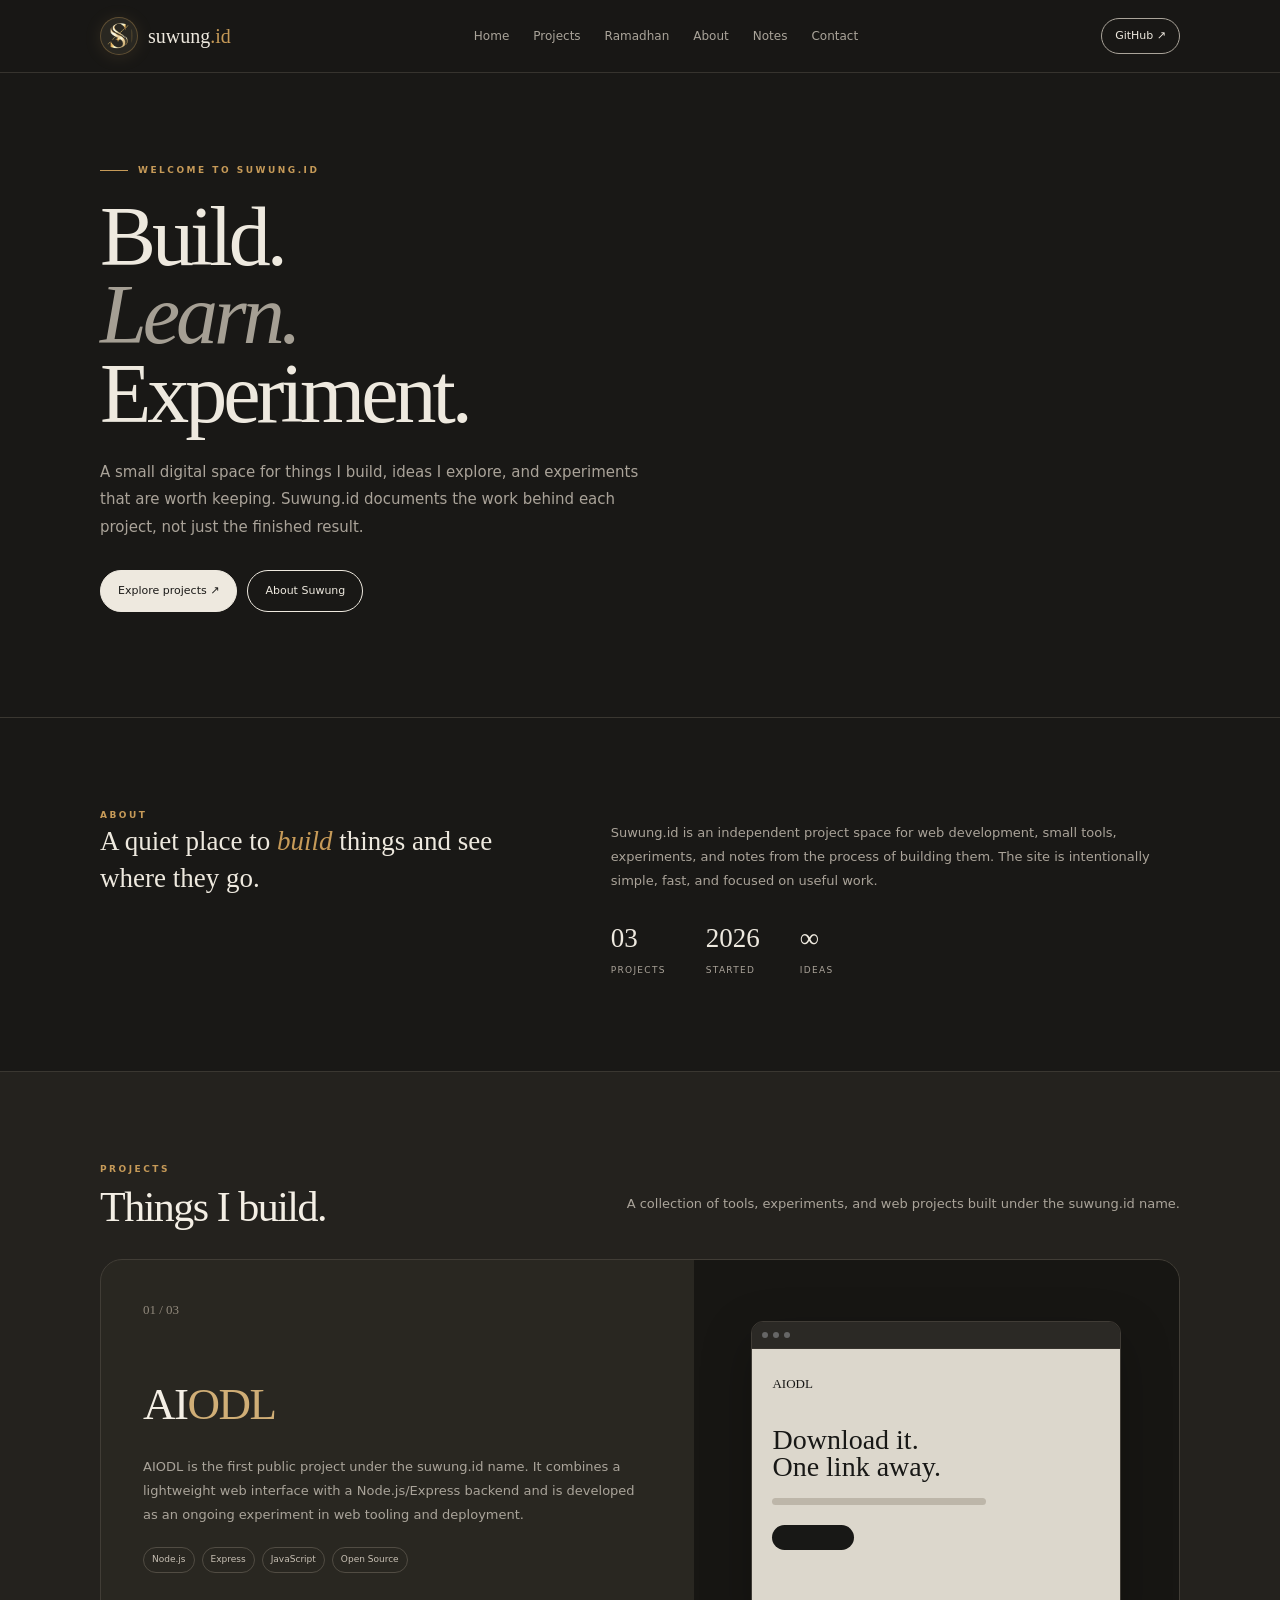
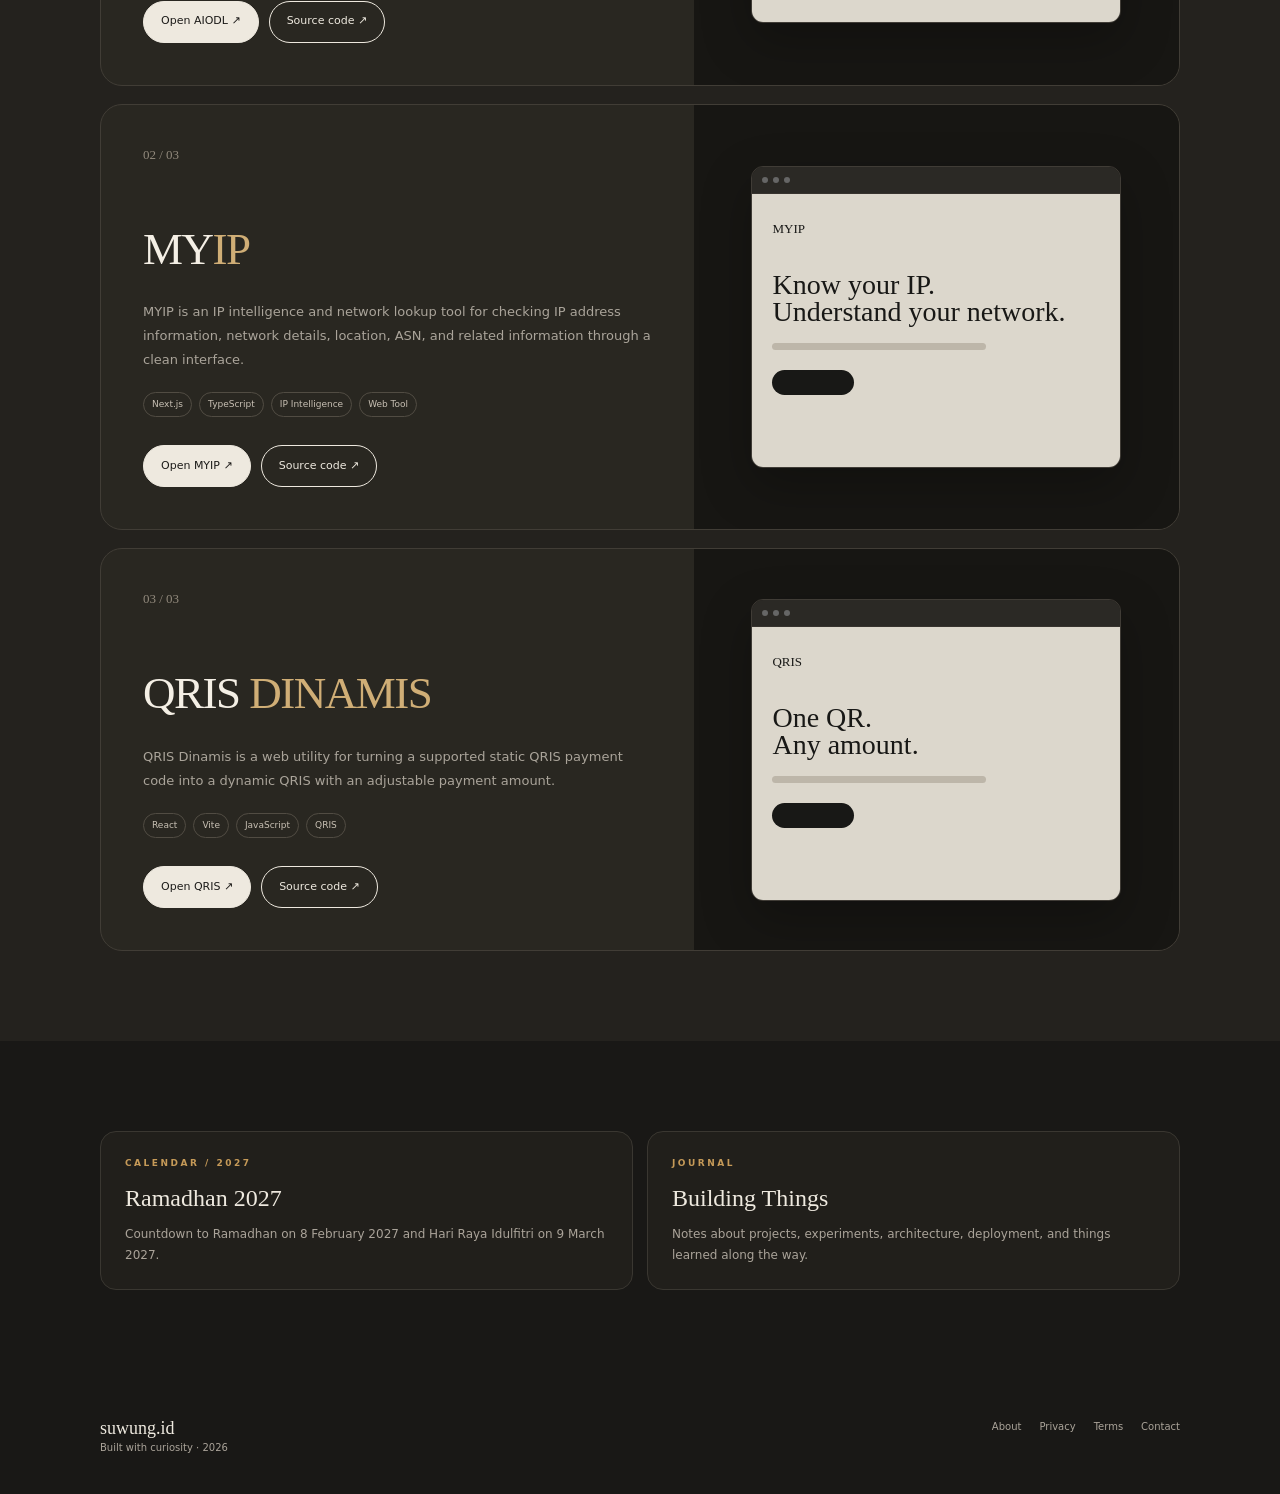
<file: index.html>
<!doctype html>
<html lang="id">
<head>
<meta charset="utf-8">
<meta name="viewport" content="width=device-width,initial-scale=1">
<meta name="description" content="Suwung.id is an independent project space for web development, experiments, and useful tools.">
<meta name="robots" content="index,follow">
<meta name="google-adsense-account" content="ca-pub-9232296321250001">
<meta name="theme-color" content="#191816">
  <script async src="https://pagead2.googlesyndication.com/pagead/js/adsbygoogle.js?client=ca-pub-9232296321250001"
     crossorigin="anonymous"></script>
<title>Digital Space — suwung.id</title>
<link rel="icon" type="image/png" href="assets/s-mark.png">
<link rel="stylesheet" href="assets/style.css">
</head>
<body>
<nav class="nav"><div class="wrap nav-in">
<a class="brand" href="index.html"><img src="assets/s-mark.png" alt="suwung.id"><span class="brand-name">suwung<span>.id</span></span></a>
<div class="links"><a href="index.html">Home</a><a href="index.html#project">Projects</a><a href="ramadhan-2027.html">Ramadhan</a><a href="about.html">About</a><a href="notes.html">Notes</a><a href="contact.html">Contact</a></div>
<a class="nav-btn" href="https://github.com/suwungdev" target="_blank" rel="noopener noreferrer">GitHub ↗</a>
</div></nav>
<main>
<header class="wrap hero">
<div>
<div class="eyebrow">Welcome to suwung.id</div>
<h1>Build.<br><em>Learn.</em><br>Experiment.</h1>
<p class="lead">A small digital space for things I build, ideas I explore, and experiments that are worth keeping. Suwung.id documents the work behind each project, not just the finished result.</p>
<div class="actions"><a class="btn dark" href="#project">Explore projects ↗</a><a class="btn light" href="about.html">About Suwung</a></div>
</div>

</header>

<section class="section border"><div class="wrap grid2">
<div><div class="kicker">About</div><p class="serif-lead">A quiet place to <em>build</em> things and see where they go.</p></div>
<div><p class="muted">Suwung.id is an independent project space for web development, small tools, experiments, and notes from the process of building them. The site is intentionally simple, fast, and focused on useful work.</p><div class="stats"><div><strong>03</strong><span>Projects</span></div><div><strong>2026</strong><span>Started</span></div><div><strong>∞</strong><span>Ideas</span></div></div></div>
</div></section>

<section id="project" class="section project"><div class="wrap">
<div class="project-top"><div><div class="kicker">Projects</div><h2>Things I build.</h2></div><p class="muted">A collection of tools, experiments, and web projects built under the suwung.id name.</p></div>

<article class="project-card">
<div class="project-info"><div class="number">01 / 03</div><h3 class="project-title">AI<span>ODL</span></h3>
<p class="muted">AIODL is the first public project under the suwung.id name. It combines a lightweight web interface with a Node.js/Express backend and is developed as an ongoing experiment in web tooling and deployment.</p>
<div class="tags"><span class="tag">Node.js</span><span class="tag">Express</span><span class="tag">JavaScript</span><span class="tag">Open Source</span></div>
<div class="actions"><a class="btn dark" href="https://aiodl.suwung.id/" target="_blank" rel="noopener noreferrer">Open AIODL ↗</a><a class="btn light" href="https://github.com/suwungdev/aiodl" target="_blank" rel="noopener noreferrer">Source code ↗</a></div></div>
<div class="preview"><div class="browser"><div class="browser-bar"><i class="dot"></i><i class="dot"></i><i class="dot"></i></div><div class="screen"><div class="screen-logo">AIODL</div><div class="screen-title">Download it.<br>One link away.</div><div class="screen-line"></div><div class="screen-btn"></div></div></div></div>
</article>

<article class="project-card">
<div class="project-info"><div class="number">02 / 03</div><h3 class="project-title">MY<span>IP</span></h3>
<p class="muted">MYIP is an IP intelligence and network lookup tool for checking IP address information, network details, location, ASN, and related information through a clean interface.</p>
<div class="tags"><span class="tag">Next.js</span><span class="tag">TypeScript</span><span class="tag">IP Intelligence</span><span class="tag">Web Tool</span></div>
<div class="actions"><a class="btn dark" href="https://myip.suwung.id/" target="_blank" rel="noopener noreferrer">Open MYIP ↗</a><a class="btn light" href="https://github.com/suwungdev/myip" target="_blank" rel="noopener noreferrer">Source code ↗</a></div></div>
<div class="preview"><div class="browser"><div class="browser-bar"><i class="dot"></i><i class="dot"></i><i class="dot"></i></div><div class="screen"><div class="screen-logo">MYIP</div><div class="screen-title">Know your IP.<br>Understand your network.</div><div class="screen-line"></div><div class="screen-btn"></div></div></div></div>
</article>

<article class="project-card">
<div class="project-info"><div class="number">03 / 03</div><h3 class="project-title">QRIS <span>DINAMIS</span></h3>
<p class="muted">QRIS Dinamis is a web utility for turning a supported static QRIS payment code into a dynamic QRIS with an adjustable payment amount.</p>
<div class="tags"><span class="tag">React</span><span class="tag">Vite</span><span class="tag">JavaScript</span><span class="tag">QRIS</span></div>
<div class="actions"><a class="btn dark" href="https://qris.suwung.id/" target="_blank" rel="noopener noreferrer">Open QRIS ↗</a><a class="btn light" href="https://github.com/suwungdev/qris-dinamis" target="_blank" rel="noopener noreferrer">Source code ↗</a></div></div>
<div class="preview"><div class="browser"><div class="browser-bar"><i class="dot"></i><i class="dot"></i><i class="dot"></i></div><div class="screen"><div class="screen-logo">QRIS</div><div class="screen-title">One QR.<br>Any amount.</div><div class="screen-line"></div><div class="screen-btn"></div></div></div></div>
</article>
</div></section>

<section class="section"><div class="wrap cards">
<a class="card" href="ramadhan-2027.html"><div class="kicker">Calendar / 2027</div><h3>Ramadhan 2027</h3><p>Countdown to Ramadhan on 8 February 2027 and Hari Raya Idulfitri on 9 March 2027.</p></a>
<a class="card" href="notes.html"><div class="kicker">Journal</div><h3>Building Things</h3><p>Notes about projects, experiments, architecture, deployment, and things learned along the way.</p></a>
</div></section>
</main>
<footer><div class="wrap foot"><div><div class="foot-brand">suwung.id</div><div>Built with curiosity · 2026</div></div><div class="foot-links"><a href="about.html">About</a><a href="privacy.html">Privacy</a><a href="terms.html">Terms</a><a href="contact.html">Contact</a></div></div></footer>
</body>
</html>
</file>
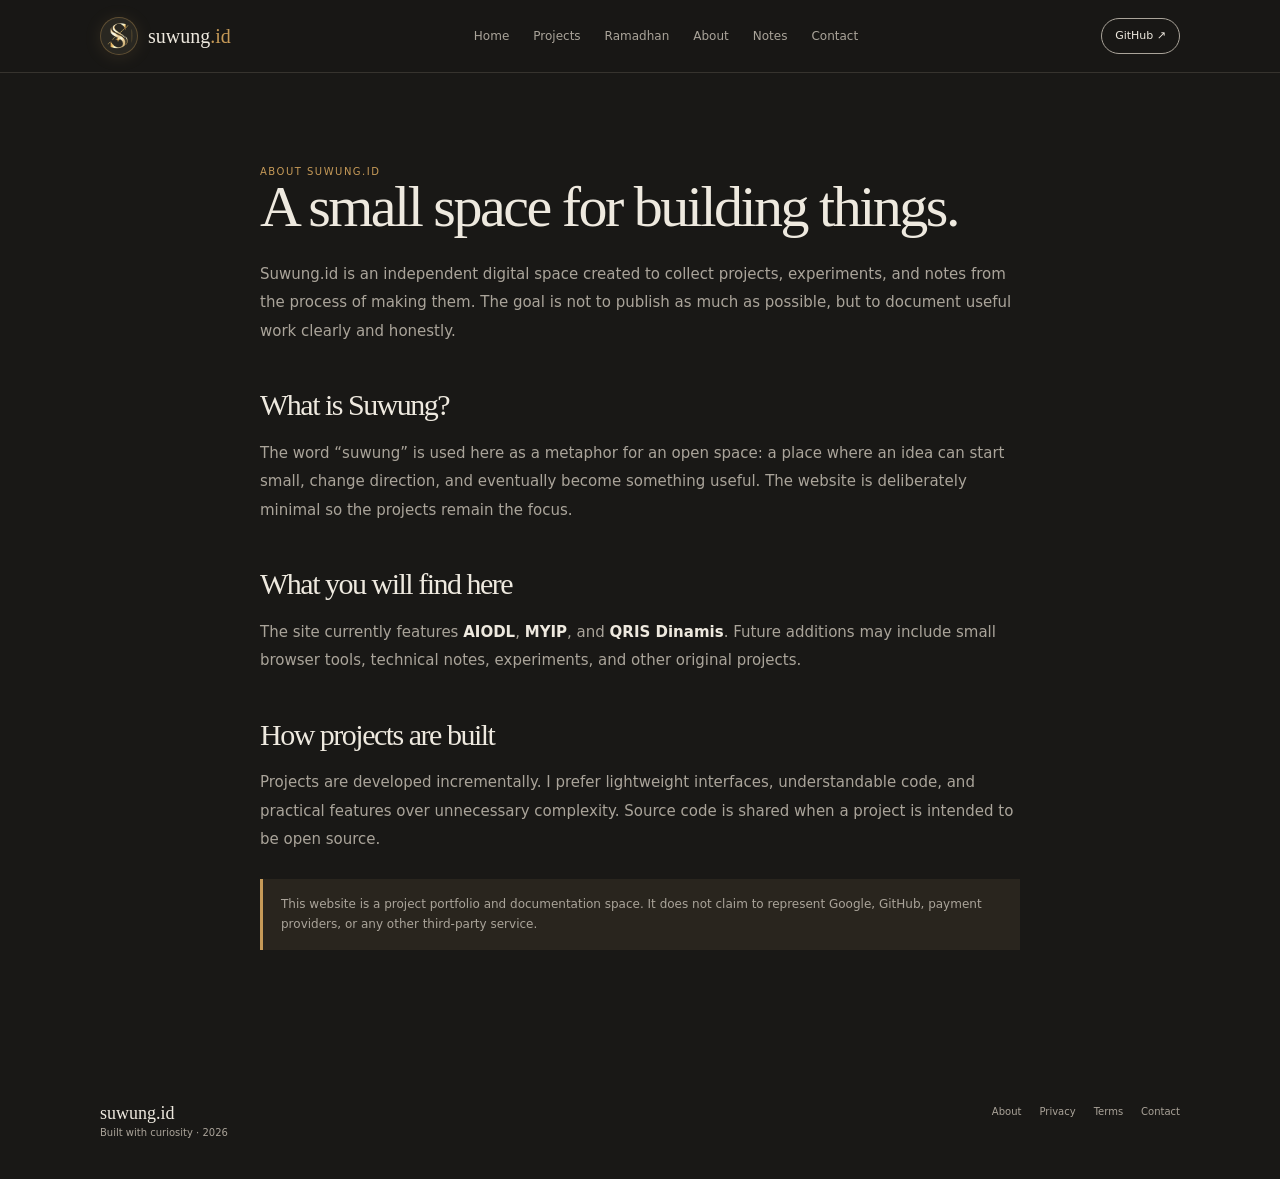
<file: about.html>
<!doctype html>
<html lang="id">
<head>
<meta charset="utf-8">
<meta name="viewport" content="width=device-width,initial-scale=1">
<meta name="description" content="About Suwung.id, an independent space for projects, experiments, and technical notes.">
<meta name="robots" content="index,follow">
<meta name="google-adsense-account" content="ca-pub-9232296321250001">
<meta name="theme-color" content="#191816">
<title>About — suwung.id</title>
<link rel="icon" type="image/png" href="assets/s-mark.png">
<link rel="stylesheet" href="assets/style.css">
</head>
<body>
<nav class="nav"><div class="wrap nav-in">
<a class="brand" href="index.html"><img src="assets/s-mark.png" alt="suwung.id"><span class="brand-name">suwung<span>.id</span></span></a>
<div class="links"><a href="index.html">Home</a><a href="index.html#project">Projects</a><a href="ramadhan-2027.html">Ramadhan</a><a href="about.html">About</a><a href="notes.html">Notes</a><a href="contact.html">Contact</a></div>
<a class="nav-btn" href="https://github.com/suwungdev" target="_blank" rel="noopener noreferrer">GitHub ↗</a>
</div></nav>
<main>
<section class="section"><div class="wrap article">
<div class="article-meta">About suwung.id</div>
<h1>A small space for building things.</h1>
<p>Suwung.id is an independent digital space created to collect projects, experiments, and notes from the process of making them. The goal is not to publish as much as possible, but to document useful work clearly and honestly.</p>
<h2>What is Suwung?</h2>
<p>The word “suwung” is used here as a metaphor for an open space: a place where an idea can start small, change direction, and eventually become something useful. The website is deliberately minimal so the projects remain the focus.</p>
<h2>What you will find here</h2>
<p>The site currently features <strong>AIODL</strong>, <strong>MYIP</strong>, and <strong>QRIS Dinamis</strong>. Future additions may include small browser tools, technical notes, experiments, and other original projects.</p>
<h2>How projects are built</h2>
<p>Projects are developed incrementally. I prefer lightweight interfaces, understandable code, and practical features over unnecessary complexity. Source code is shared when a project is intended to be open source.</p>
<div class="notice">This website is a project portfolio and documentation space. It does not claim to represent Google, GitHub, payment providers, or any other third-party service.</div>
</div></section>
</main>
<footer><div class="wrap foot"><div><div class="foot-brand">suwung.id</div><div>Built with curiosity · 2026</div></div><div class="foot-links"><a href="about.html">About</a><a href="privacy.html">Privacy</a><a href="terms.html">Terms</a><a href="contact.html">Contact</a></div></div></footer>
</body>
</html>
</file>
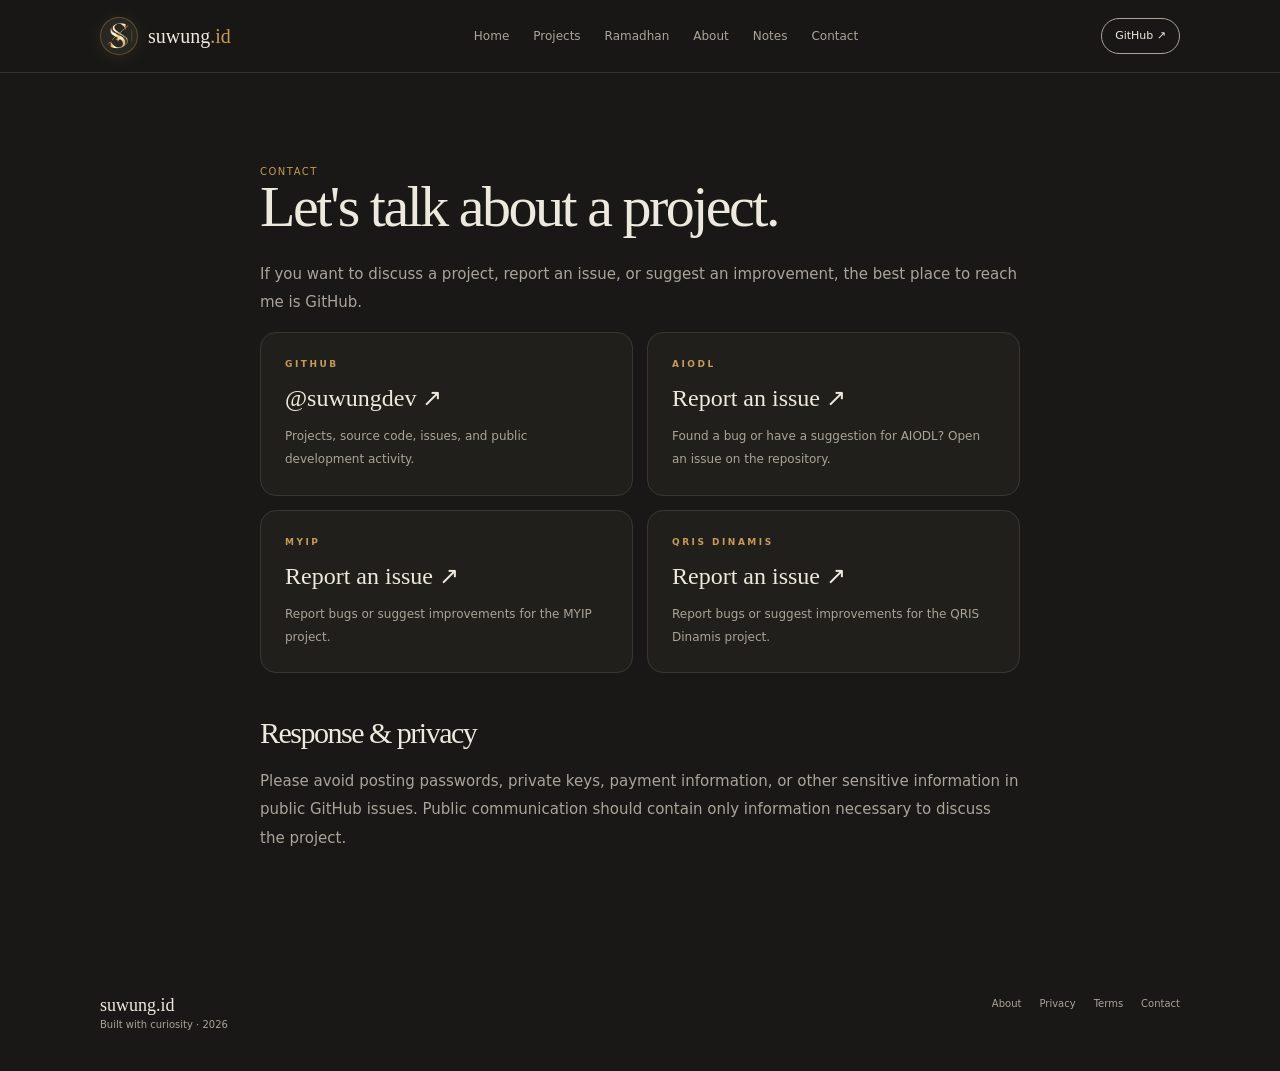
<file: contact.html>
<!doctype html>
<html lang="id">
<head>
<meta charset="utf-8">
<meta name="viewport" content="width=device-width,initial-scale=1">
<meta name="description" content="Contact suwung.id through the official GitHub profile or project repositories.">
<meta name="robots" content="index,follow">
<meta name="google-adsense-account" content="ca-pub-9232296321250001">
<meta name="theme-color" content="#191816">
<title>Contact — suwung.id</title>
<link rel="icon" type="image/png" href="assets/s-mark.png">
<link rel="stylesheet" href="assets/style.css">
</head>
<body>
<nav class="nav"><div class="wrap nav-in">
<a class="brand" href="index.html"><img src="assets/s-mark.png" alt="suwung.id"><span class="brand-name">suwung<span>.id</span></span></a>
<div class="links"><a href="index.html">Home</a><a href="index.html#project">Projects</a><a href="ramadhan-2027.html">Ramadhan</a><a href="about.html">About</a><a href="notes.html">Notes</a><a href="contact.html">Contact</a></div>
<a class="nav-btn" href="https://github.com/suwungdev" target="_blank" rel="noopener noreferrer">GitHub ↗</a>
</div></nav>
<main>
<section class="section"><div class="wrap article">
<div class="article-meta">Contact</div><h1>Let's talk about a project.</h1>
<p>If you want to discuss a project, report an issue, or suggest an improvement, the best place to reach me is GitHub.</p>
<div class="cards">
<a class="card" href="https://github.com/suwungdev" target="_blank" rel="noopener noreferrer"><div class="kicker">GitHub</div><h3>@suwungdev ↗</h3><p>Projects, source code, issues, and public development activity.</p></a>
<a class="card" href="https://github.com/suwungdev/aiodl/issues" target="_blank" rel="noopener noreferrer"><div class="kicker">AIODL</div><h3>Report an issue ↗</h3><p>Found a bug or have a suggestion for AIODL? Open an issue on the repository.</p></a>
<a class="card" href="https://github.com/suwungdev/myip/issues" target="_blank" rel="noopener noreferrer"><div class="kicker">MYIP</div><h3>Report an issue ↗</h3><p>Report bugs or suggest improvements for the MYIP project.</p></a>
<a class="card" href="https://github.com/suwungdev/qris-dinamis/issues" target="_blank" rel="noopener noreferrer"><div class="kicker">QRIS DINAMIS</div><h3>Report an issue ↗</h3><p>Report bugs or suggest improvements for the QRIS Dinamis project.</p></a>
</div>
<h2>Response & privacy</h2><p>Please avoid posting passwords, private keys, payment information, or other sensitive information in public GitHub issues. Public communication should contain only information necessary to discuss the project.</p>
</div></section>
</main>
<footer><div class="wrap foot"><div><div class="foot-brand">suwung.id</div><div>Built with curiosity · 2026</div></div><div class="foot-links"><a href="about.html">About</a><a href="privacy.html">Privacy</a><a href="terms.html">Terms</a><a href="contact.html">Contact</a></div></div></footer>
</body>
</html>
</file>
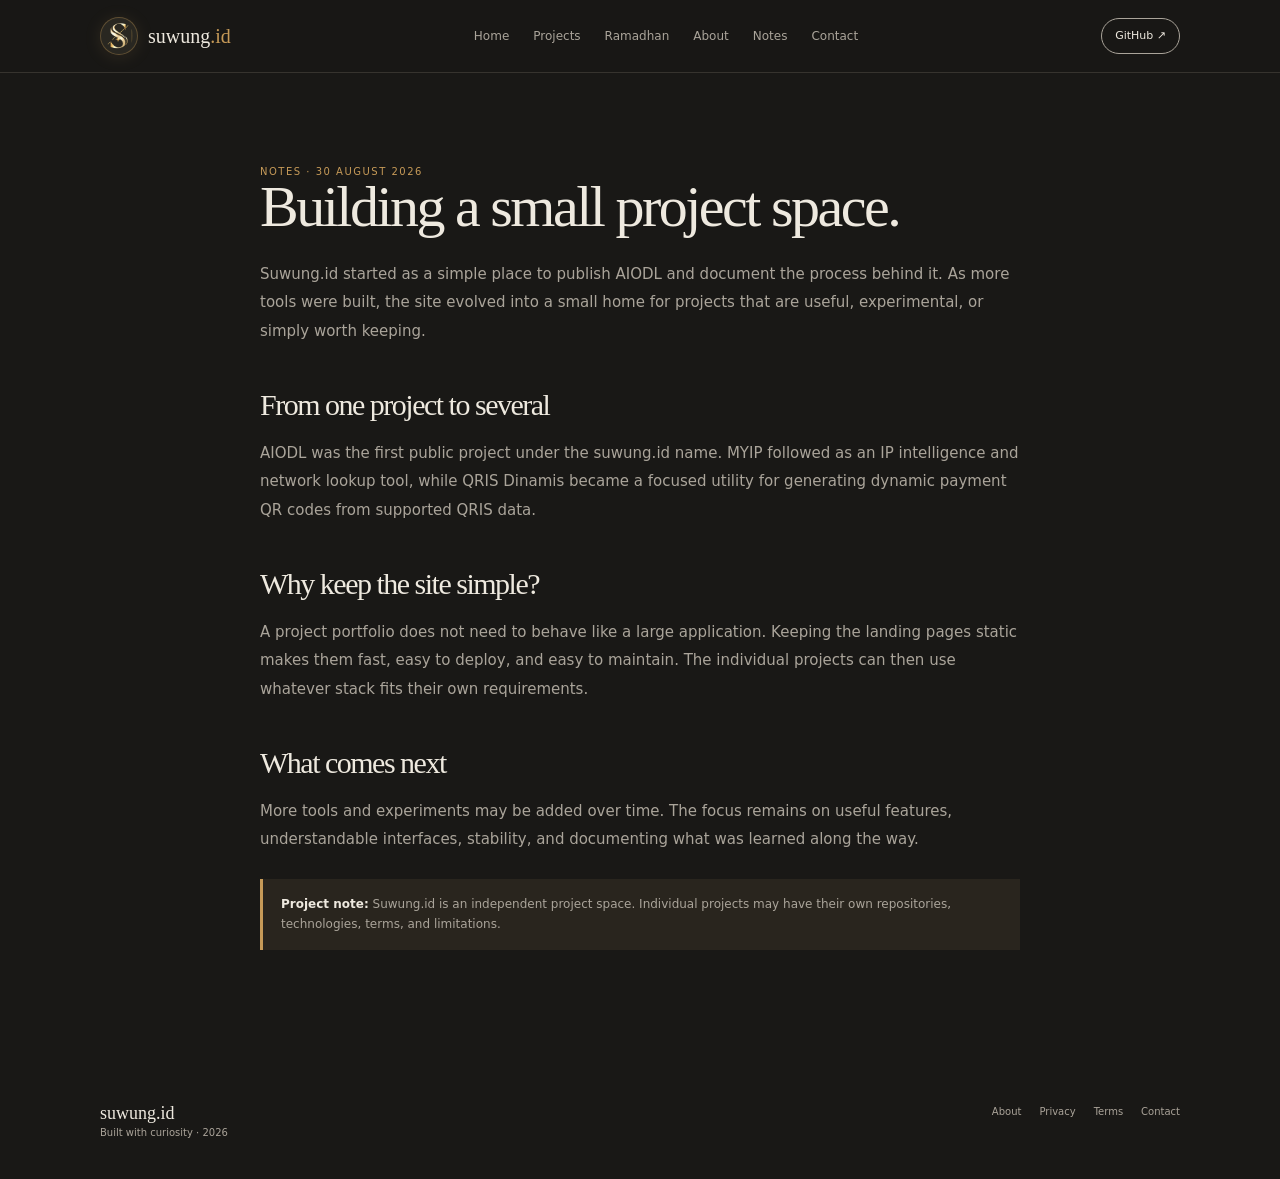
<file: notes.html>
<!doctype html>
<html lang="id">
<head>
<meta charset="utf-8">
<meta name="viewport" content="width=device-width,initial-scale=1">
<meta name="description" content="Development notes and project stories from suwung.id.">
<meta name="robots" content="index,follow">
<meta name="google-adsense-account" content="ca-pub-9232296321250001">
<meta name="theme-color" content="#191816">
<title>Notes — suwung.id</title>
<link rel="icon" type="image/png" href="assets/s-mark.png">
<link rel="stylesheet" href="assets/style.css">
</head>
<body>
<nav class="nav"><div class="wrap nav-in">
<a class="brand" href="index.html"><img src="assets/s-mark.png" alt="suwung.id"><span class="brand-name">suwung<span>.id</span></span></a>
<div class="links"><a href="index.html">Home</a><a href="index.html#project">Projects</a><a href="ramadhan-2027.html">Ramadhan</a><a href="about.html">About</a><a href="notes.html">Notes</a><a href="contact.html">Contact</a></div>
<a class="nav-btn" href="https://github.com/suwungdev" target="_blank" rel="noopener noreferrer">GitHub ↗</a>
</div></nav>
<main>
<section class="section"><div class="wrap article">
<div class="article-meta">Notes · 30 August 2026</div>
<h1>Building a small project space.</h1>
<p>Suwung.id started as a simple place to publish AIODL and document the process behind it. As more tools were built, the site evolved into a small home for projects that are useful, experimental, or simply worth keeping.</p>
<h2>From one project to several</h2>
<p>AIODL was the first public project under the suwung.id name. MYIP followed as an IP intelligence and network lookup tool, while QRIS Dinamis became a focused utility for generating dynamic payment QR codes from supported QRIS data.</p>
<h2>Why keep the site simple?</h2>
<p>A project portfolio does not need to behave like a large application. Keeping the landing pages static makes them fast, easy to deploy, and easy to maintain. The individual projects can then use whatever stack fits their own requirements.</p>
<h2>What comes next</h2>
<p>More tools and experiments may be added over time. The focus remains on useful features, understandable interfaces, stability, and documenting what was learned along the way.</p>
<div class="notice"><strong>Project note:</strong> Suwung.id is an independent project space. Individual projects may have their own repositories, technologies, terms, and limitations.</div>
</div></section>
</main>
<footer><div class="wrap foot"><div><div class="foot-brand">suwung.id</div><div>Built with curiosity · 2026</div></div><div class="foot-links"><a href="about.html">About</a><a href="privacy.html">Privacy</a><a href="terms.html">Terms</a><a href="contact.html">Contact</a></div></div></footer>
</body>
</html>
</file>
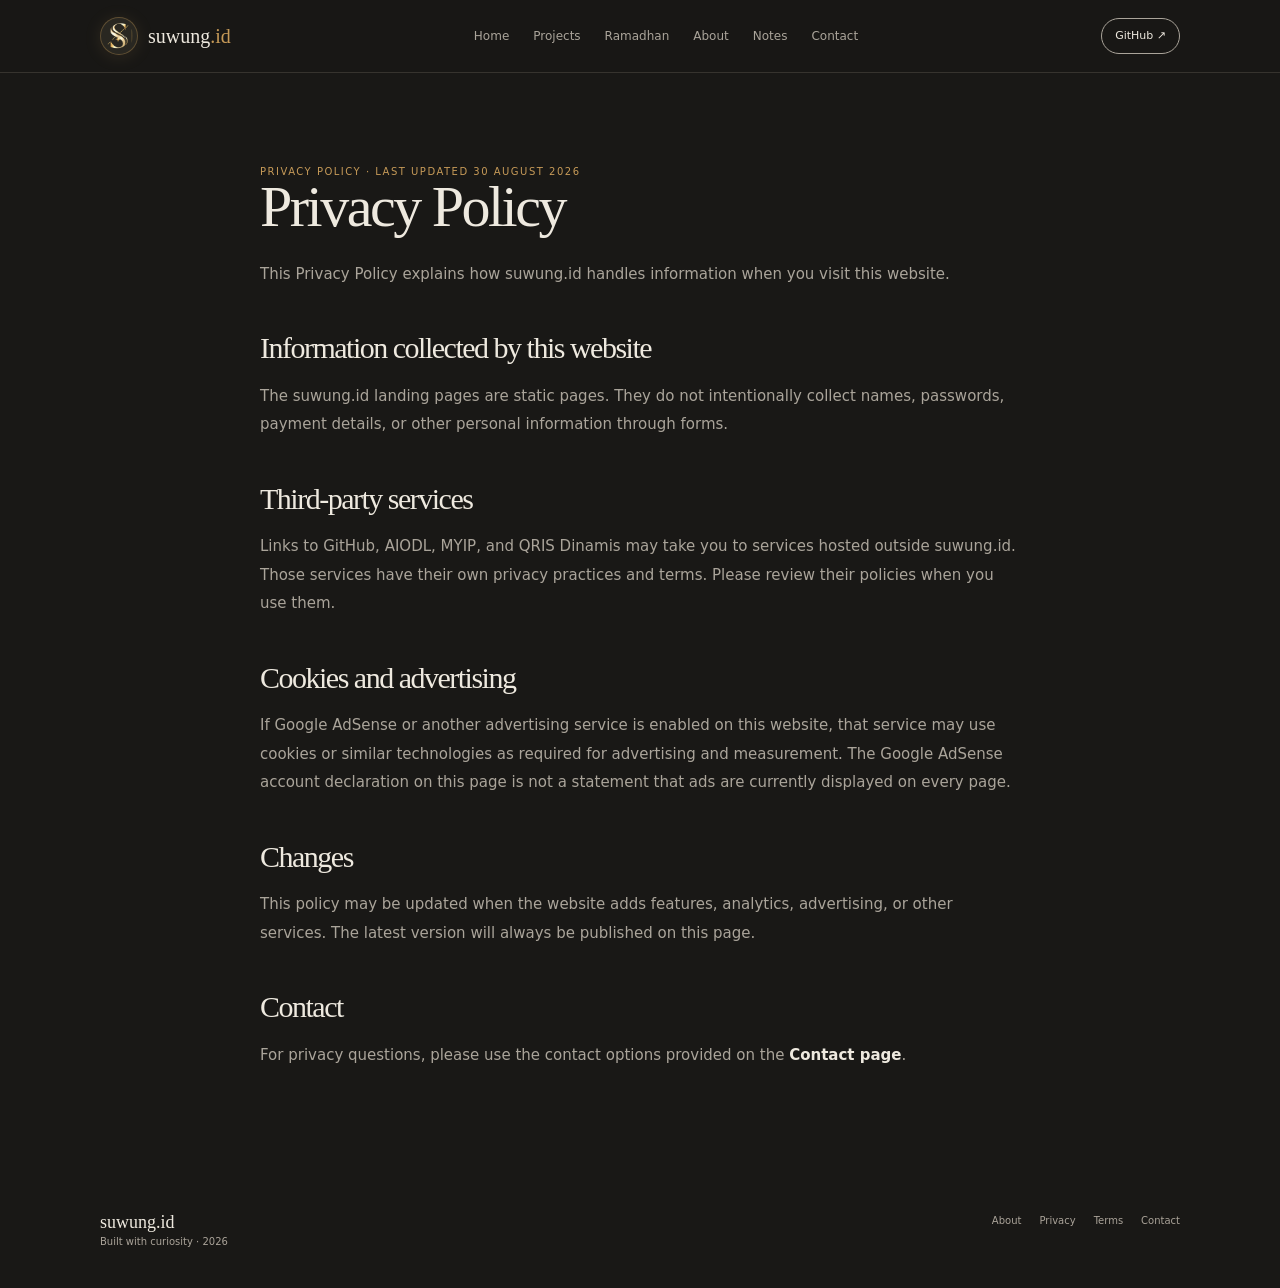
<file: privacy.html>
<!doctype html>
<html lang="id">
<head>
<meta charset="utf-8">
<meta name="viewport" content="width=device-width,initial-scale=1">
<meta name="description" content="Privacy policy for suwung.id and its static project portfolio.">
<meta name="robots" content="index,follow">
<meta name="google-adsense-account" content="ca-pub-9232296321250001">
<meta name="theme-color" content="#191816">
<title>Privacy Policy — suwung.id</title>
<link rel="icon" type="image/png" href="assets/s-mark.png">
<link rel="stylesheet" href="assets/style.css">
</head>
<body>
<nav class="nav"><div class="wrap nav-in">
<a class="brand" href="index.html"><img src="assets/s-mark.png" alt="suwung.id"><span class="brand-name">suwung<span>.id</span></span></a>
<div class="links"><a href="index.html">Home</a><a href="index.html#project">Projects</a><a href="ramadhan-2027.html">Ramadhan</a><a href="about.html">About</a><a href="notes.html">Notes</a><a href="contact.html">Contact</a></div>
<a class="nav-btn" href="https://github.com/suwungdev" target="_blank" rel="noopener noreferrer">GitHub ↗</a>
</div></nav>
<main>
<section class="section"><div class="wrap article">
<div class="article-meta">Privacy Policy · Last updated 30 August 2026</div><h1>Privacy Policy</h1>
<p>This Privacy Policy explains how suwung.id handles information when you visit this website.</p>
<h2>Information collected by this website</h2><p>The suwung.id landing pages are static pages. They do not intentionally collect names, passwords, payment details, or other personal information through forms.</p>
<h2>Third-party services</h2><p>Links to GitHub, AIODL, MYIP, and QRIS Dinamis may take you to services hosted outside suwung.id. Those services have their own privacy practices and terms. Please review their policies when you use them.</p>
<h2>Cookies and advertising</h2><p>If Google AdSense or another advertising service is enabled on this website, that service may use cookies or similar technologies as required for advertising and measurement. The Google AdSense account declaration on this page is not a statement that ads are currently displayed on every page.</p>
<h2>Changes</h2><p>This policy may be updated when the website adds features, analytics, advertising, or other services. The latest version will always be published on this page.</p>
<h2>Contact</h2><p>For privacy questions, please use the contact options provided on the <a href="contact.html"><strong>Contact page</strong></a>.</p>
</div></section>
</main>
<footer><div class="wrap foot"><div><div class="foot-brand">suwung.id</div><div>Built with curiosity · 2026</div></div><div class="foot-links"><a href="about.html">About</a><a href="privacy.html">Privacy</a><a href="terms.html">Terms</a><a href="contact.html">Contact</a></div></div></footer>
</body>
</html>
</file>
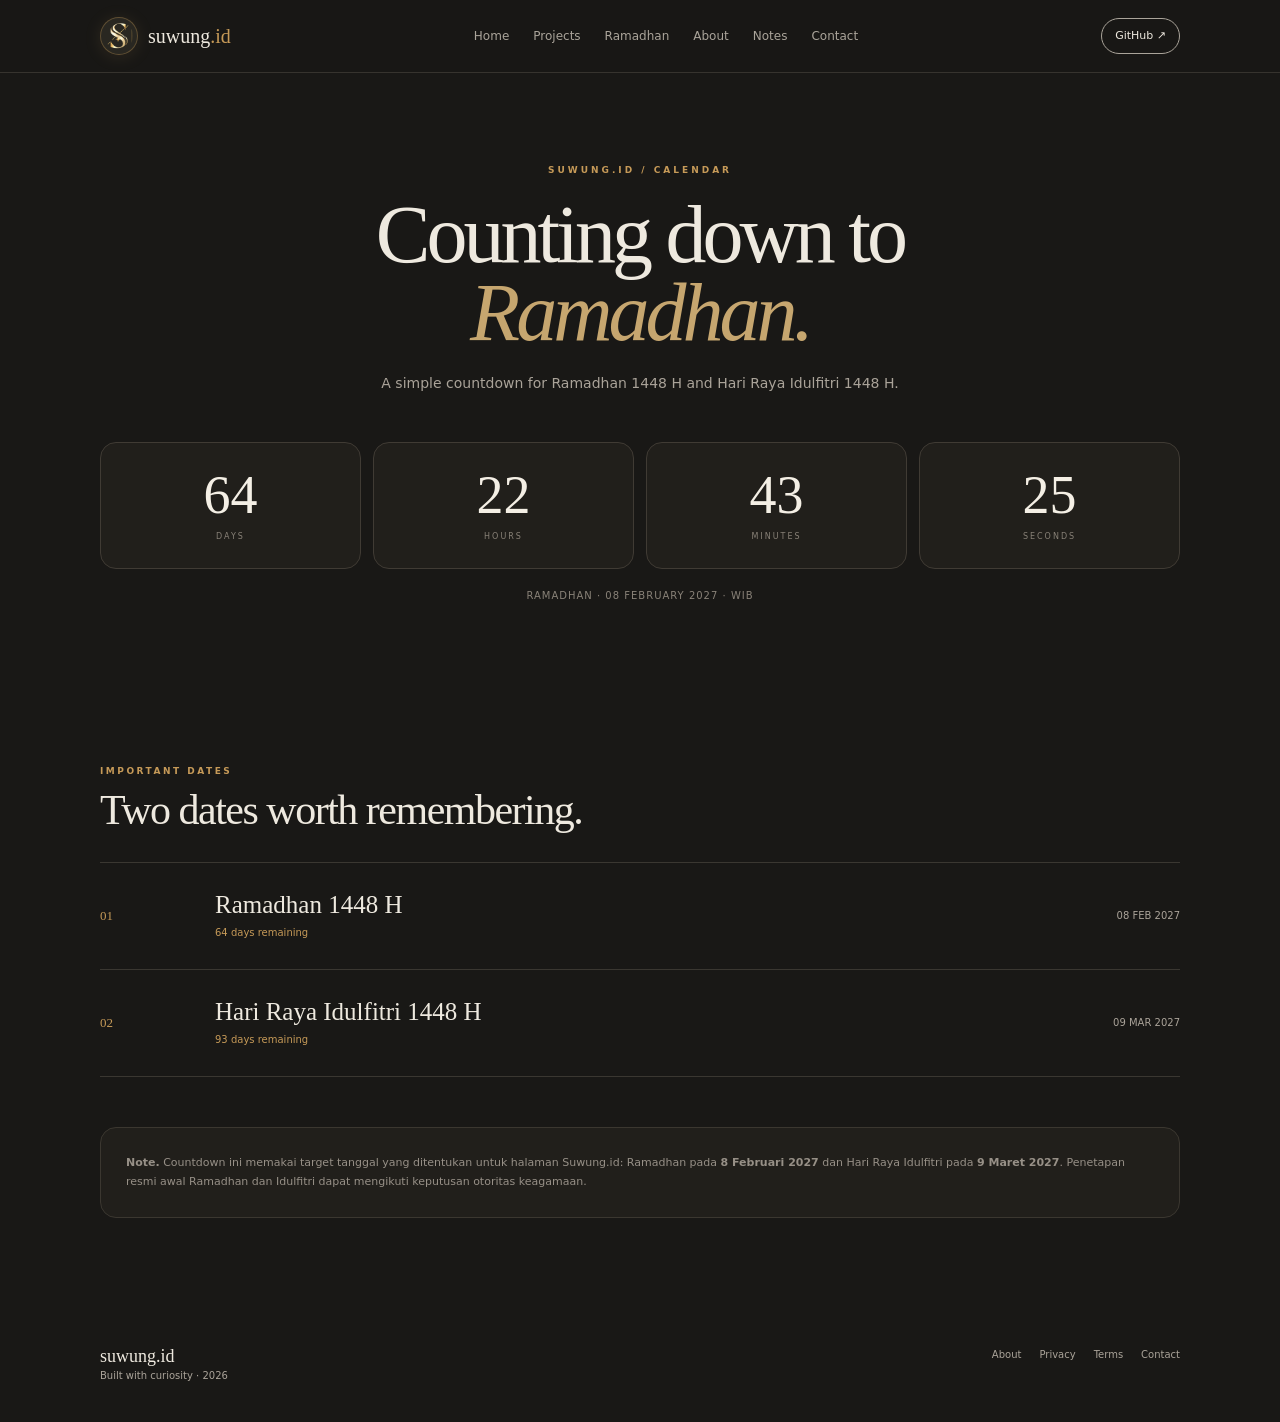
<file: ramadhan-2027.html>
<!doctype html>
<html lang="id">
<head>
<meta charset="utf-8">
<meta name="viewport" content="width=device-width,initial-scale=1">
<meta name="description" content="Countdown Ramadhan 2027 dan Hari Raya Idulfitri 2027 — suwung.id.">
<meta name="robots" content="index,follow">
<meta name="google-adsense-account" content="ca-pub-9232296321250001">
<meta name="theme-color" content="#191816">
<title>Ramadhan 2027 — suwung.id</title>
<link rel="icon" type="image/png" href="assets/s-mark.png">
<link rel="stylesheet" href="assets/style.css">
</head>
<body>
<nav class="nav"><div class="wrap nav-in">
<a class="brand" href="index.html"><img src="assets/s-mark.png" alt="suwung.id"><span class="brand-name">suwung<span>.id</span></span></a>
<div class="links"><a href="index.html">Home</a><a href="index.html#project">Projects</a><a href="ramadhan-2027.html">Ramadhan</a><a href="about.html">About</a><a href="notes.html">Notes</a><a href="contact.html">Contact</a></div>
<a class="nav-btn" href="https://github.com/suwungdev" target="_blank" rel="noopener noreferrer">GitHub ↗</a>
</div></nav>
<main>
<section class="ramadan-hero">
<div class="wrap">
<div class="ramadan-eyebrow">SUWUNG.ID / CALENDAR</div>
<h1 class="ramadan-title">Counting down to <em>Ramadhan.</em></h1>
<p class="ramadan-subtitle">A simple countdown for Ramadhan 1448 H and Hari Raya Idulfitri 1448 H.</p>
<div class="countdown-grid">
<div class="count-box"><span class="count-number" id="days">00</span><span class="count-label">Days</span></div>
<div class="count-box"><span class="count-number" id="hours">00</span><span class="count-label">Hours</span></div>
<div class="count-box"><span class="count-number" id="minutes">00</span><span class="count-label">Minutes</span></div>
<div class="count-box"><span class="count-number" id="seconds">00</span><span class="count-label">Seconds</span></div>
</div>
<div class="ramadan-date">RAMADHAN · 08 FEBRUARY 2027 · WIB</div>
</div>
</section>
<section class="section"><div class="wrap">
<div class="kicker">Important dates</div><h2>Two dates worth remembering.</h2>
<div class="ramadan-events">
<div class="event"><div class="event-number">01</div><div><div class="event-name">Ramadhan 1448 H</div><div class="event-countdown" id="ramadanStatus">Loading countdown...</div></div><div class="event-date">08 FEB 2027</div></div>
<div class="event"><div class="event-number">02</div><div><div class="event-name">Hari Raya Idulfitri 1448 H</div><div class="event-countdown" id="eidStatus">Loading countdown...</div></div><div class="event-date">09 MAR 2027</div></div>
</div>
<div class="ramadan-note"><strong>Note.</strong> Countdown ini memakai target tanggal yang ditentukan untuk halaman Suwung.id: Ramadhan pada <strong>8 Februari 2027</strong> dan Hari Raya Idulfitri pada <strong>9 Maret 2027</strong>. Penetapan resmi awal Ramadhan dan Idulfitri dapat mengikuti keputusan otoritas keagamaan.</div>
</div></section>
<script>
const targets={
  ramadan:new Date("2027-02-08T00:00:00+07:00"),
  eid:new Date("2027-03-09T00:00:00+07:00")
};
function pad(n){return String(n).padStart(2,"0")}
function countdown(target){
  const d=target.getTime()-Date.now();
  if(d<=0)return{finished:true,days:0,hours:0,minutes:0,seconds:0};
  const s=Math.floor(d/1000);
  return{
    finished:false,
    days:Math.floor(s/86400),
    hours:Math.floor((s%86400)/3600),
    minutes:Math.floor((s%3600)/60),
    seconds:s%60
  };
}
function update(){
  const r=countdown(targets.ramadan);
  document.getElementById("days").textContent=r.days;
  document.getElementById("hours").textContent=pad(r.hours);
  document.getElementById("minutes").textContent=pad(r.minutes);
  document.getElementById("seconds").textContent=pad(r.seconds);
  document.getElementById("ramadanStatus").textContent=r.finished?"Ramadhan has arrived.":`${r.days} days remaining`;
  const e=countdown(targets.eid);
  document.getElementById("eidStatus").textContent=e.finished?"Hari Raya has arrived.":`${e.days} days remaining`;
}
update();
setInterval(update,1000);
</script>
</main>
<footer><div class="wrap foot"><div><div class="foot-brand">suwung.id</div><div>Built with curiosity · 2026</div></div><div class="foot-links"><a href="about.html">About</a><a href="privacy.html">Privacy</a><a href="terms.html">Terms</a><a href="contact.html">Contact</a></div></div></footer>
</body>
</html>
</file>
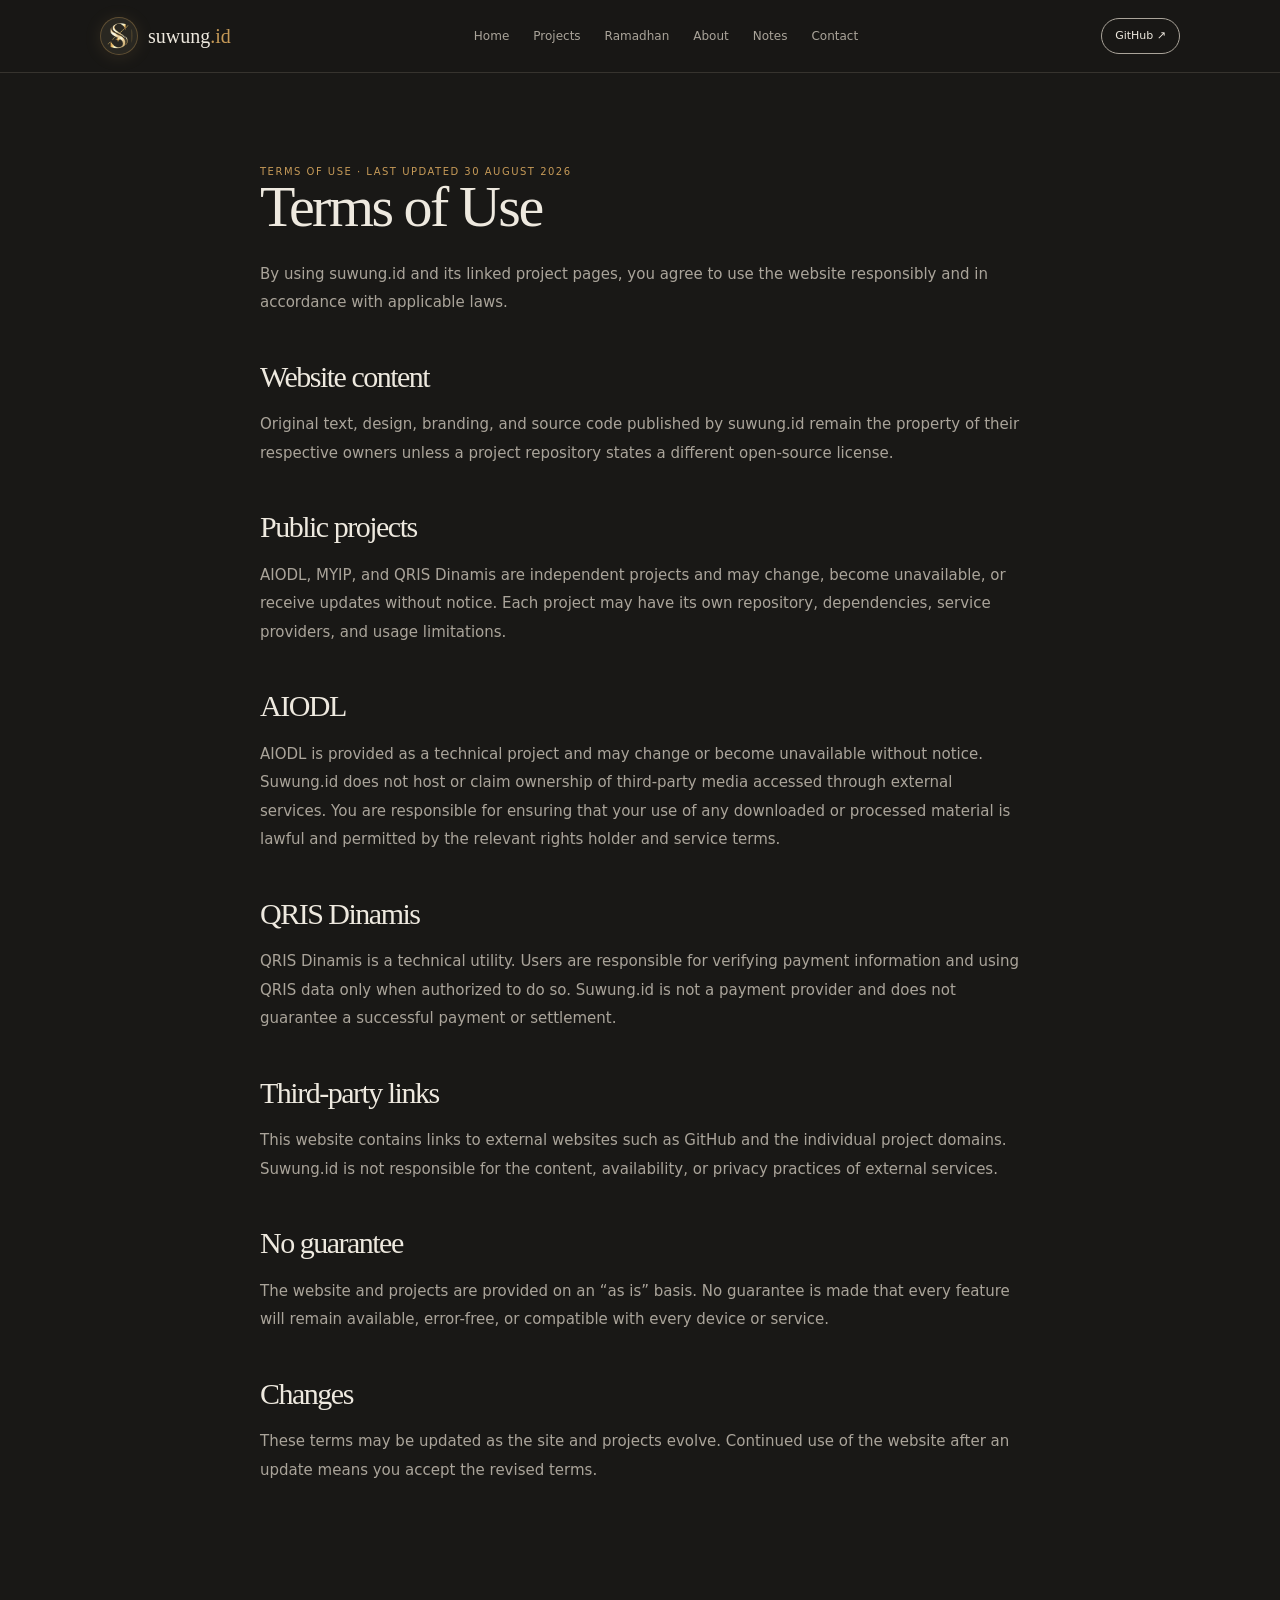
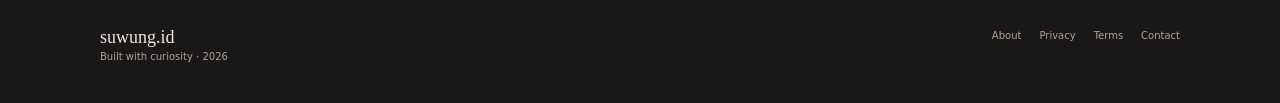
<file: terms.html>
<!doctype html>
<html lang="id">
<head>
<meta charset="utf-8">
<meta name="viewport" content="width=device-width,initial-scale=1">
<meta name="description" content="Terms of use for suwung.id and its public projects.">
<meta name="robots" content="index,follow">
<meta name="google-adsense-account" content="ca-pub-9232296321250001">
<meta name="theme-color" content="#191816">
<title>Terms of Use — suwung.id</title>
<link rel="icon" type="image/png" href="assets/s-mark.png">
<link rel="stylesheet" href="assets/style.css">
</head>
<body>
<nav class="nav"><div class="wrap nav-in">
<a class="brand" href="index.html"><img src="assets/s-mark.png" alt="suwung.id"><span class="brand-name">suwung<span>.id</span></span></a>
<div class="links"><a href="index.html">Home</a><a href="index.html#project">Projects</a><a href="ramadhan-2027.html">Ramadhan</a><a href="about.html">About</a><a href="notes.html">Notes</a><a href="contact.html">Contact</a></div>
<a class="nav-btn" href="https://github.com/suwungdev" target="_blank" rel="noopener noreferrer">GitHub ↗</a>
</div></nav>
<main>
<section class="section"><div class="wrap article">
<div class="article-meta">Terms of Use · Last updated 30 August 2026</div><h1>Terms of Use</h1>
<p>By using suwung.id and its linked project pages, you agree to use the website responsibly and in accordance with applicable laws.</p>
<h2>Website content</h2><p>Original text, design, branding, and source code published by suwung.id remain the property of their respective owners unless a project repository states a different open-source license.</p>
<h2>Public projects</h2><p>AIODL, MYIP, and QRIS Dinamis are independent projects and may change, become unavailable, or receive updates without notice. Each project may have its own repository, dependencies, service providers, and usage limitations.</p>
<h2>AIODL</h2><p>AIODL is provided as a technical project and may change or become unavailable without notice. Suwung.id does not host or claim ownership of third-party media accessed through external services. You are responsible for ensuring that your use of any downloaded or processed material is lawful and permitted by the relevant rights holder and service terms.</p>
<h2>QRIS Dinamis</h2><p>QRIS Dinamis is a technical utility. Users are responsible for verifying payment information and using QRIS data only when authorized to do so. Suwung.id is not a payment provider and does not guarantee a successful payment or settlement.</p>
<h2>Third-party links</h2><p>This website contains links to external websites such as GitHub and the individual project domains. Suwung.id is not responsible for the content, availability, or privacy practices of external services.</p>
<h2>No guarantee</h2><p>The website and projects are provided on an “as is” basis. No guarantee is made that every feature will remain available, error-free, or compatible with every device or service.</p>
<h2>Changes</h2><p>These terms may be updated as the site and projects evolve. Continued use of the website after an update means you accept the revised terms.</p>
</div></section>
</main>
<footer><div class="wrap foot"><div><div class="foot-brand">suwung.id</div><div>Built with curiosity · 2026</div></div><div class="foot-links"><a href="about.html">About</a><a href="privacy.html">Privacy</a><a href="terms.html">Terms</a><a href="contact.html">Contact</a></div></div></footer>
</body>
</html>
</file>
<file: assets/style.css>
:root {
  --bg: #191816;
  --paper: #211f1b;
  --ink: #eee9df;
  --muted: #aaa399;
  --line: #3a3731;
  --gold: #c69a58;
  --dark: #24221e;
  --white: #f4efe5;
  --serif: Georgia, "Times New Roman", serif;
  --sans: Inter, system-ui, -apple-system, BlinkMacSystemFont, "Segoe UI",
    sans-serif;
}
* {
  box-sizing: border-box;
}
html {
  scroll-behavior: smooth;
}
body {
  margin: 0;
  background: var(--bg);
  color: var(--ink);
  font-family: var(--sans);
  line-height: 1.7;
  -webkit-font-smoothing: antialiased;
}
a {
  color: inherit;
  text-decoration: none;
}
img {
  max-width: 100%;
}
.wrap {
  width: min(1080px, calc(100% - 36px));
  margin: auto;
}
.nav {
  position: sticky;
  top: 0;
  z-index: 20;
  background: rgba(25, 24, 22, 0.94);
  backdrop-filter: blur(14px);
  border-bottom: 1px solid rgba(58, 55, 49, 0.9);
}
.nav-in {
  height: 72px;
  display: flex;
  align-items: center;
  justify-content: space-between;
  gap: 20px;
}
.brand {
  display: flex;
  align-items: center;
  gap: 10px;
  font-family: var(--serif);
}
.brand img{
  width:38px;
  height:38px;
  object-fit:contain;
  padding:4px;
  border:1px solid rgba(198,154,88,.35);
  border-radius:50%;
  background:#292721;
  filter:drop-shadow(0 2px 8px rgba(198,154,88,.12))
}
.brand-name {
  
  
  font-size: 20px;
}
.brand-name b {
  font-weight: 500;
}
.brand-name span {
  color: var(--gold);
}
.links {
  display: flex;
  gap: 24px;
  color: #aaa49a;
  font-size: 12px;
}
.links a:hover {
  color: var(--ink);
}
.nav-btn {
  border: 1px solid #aaa49a;
  border-radius: 999px;
  padding: 8px 13px;
  font-size: 11px;
}
.nav-btn:hover {
  background: var(--ink);
  color: #1a1917;
}
.hero {
  padding: 90px 0 105px;
  display: grid;
  grid-template-columns: 1.08fr 0.92fr;
  gap: 70px;
  align-items: center;
}
.eyebrow,
.kicker {
  font-size: 9px;
  letter-spacing: 2.5px;
  text-transform: uppercase;
  color: var(--gold);
  font-weight: 700;
}
.eyebrow {
  display: flex;
  align-items: center;
  gap: 10px;
  margin-bottom: 20px;
}
.eyebrow:before {
  content: "";
  width: 28px;
  height: 1px;
  background: var(--gold);
}
h1,
h2,
h3 {
  font-family: var(--serif);
  font-weight: 500;
}
h1 {
  font-size: clamp(54px, 7vw, 84px);
  line-height: 0.93;
  letter-spacing: -4px;
  margin: 0 0 26px;
}
h1 em {
  font-style: italic;
  color: #a59f94;
}
.lead {
  font-size: 15px;
  color: var(--muted);
  max-width: 540px;
  line-height: 1.85;
}
.actions {
  display: flex;
  gap: 10px;
  flex-wrap: wrap;
  margin-top: 28px;
}
.btn {
  display: inline-flex;
  align-items: center;
  justify-content: center;
  border: 1px solid var(--ink);
  border-radius: 999px;
  min-height: 42px;
  padding: 0 17px;
  font-size: 11px;
  transition: 0.18s ease;
}
.btn.dark {
  background: var(--ink);
  color: #1b1a18;
}
.btn.dark:hover {
  background: var(--gold);
  border-color: var(--gold);
}
.btn.light {
  background: transparent;
  color: var(--ink);
}
.btn.light:hover {
  background: var(--paper);
}
.visual {
  height: 455px;
  background: #24221e;
  border-radius: 220px 220px 20px 20px;
  position: relative;
  overflow: hidden;
}
.visual:before {
  content: "";
  position: absolute;
  inset: 0;
  background: radial-gradient(
    circle at 68% 27%,
    rgba(198, 154, 88, 0.2),
    transparent 24%
  );
}
.arch {
  position: absolute;
  width: 62%;
  height: 78%;
  left: 19%;
  bottom: 0;
  border: 17px solid #37332c;
  border-bottom: 0;
  border-radius: 180px 180px 0 0;
}
.arch:after {
  content: "";
  position: absolute;
  left: 25%;
  right: 25%;
  top: 16%;
  bottom: 0;
  background: linear-gradient(#857b6b, #4d463c);
}
.sun {
  position: absolute;
  width: 54px;
  height: 54px;
  border-radius: 50%;
  background: #d6b878;
  right: 20%;
  top: 25%;
  box-shadow: 0 0 55px rgba(214, 184, 120, 0.2);
}
.visual-label {
  position: absolute;
  bottom: 22px;
  left: 24px;
  color: #918b81;
  font-size: 9px;
  letter-spacing: 2px;
}
.section {
  padding: 90px 0;
}
.border {
  border-top: 1px solid var(--line);
  border-bottom: 1px solid var(--line);
}
h2 {
  font-size: 42px;
  line-height: 1.05;
  letter-spacing: -1.5px;
  margin: 8px 0 18px;
}
.grid2 {
  display: grid;
  grid-template-columns: 0.85fr 1.15fr;
  gap: 90px;
}
.serif-lead {
  font: 500 27px/1.35 var(--serif);
  margin: 0;
}
.serif-lead em {
  color: var(--gold);
}
.muted {
  color: var(--muted);
  font-size: 13px;
  line-height: 1.85;
}
.stats {
  display: flex;
  gap: 40px;
  margin-top: 30px;
}
.stats strong {
  display: block;
  font: 500 27px var(--serif);
}
.stats span {
  font-size: 9px;
  text-transform: uppercase;
  letter-spacing: 1.3px;
  color: var(--muted);
}
.project {
  background: var(--dark);
  color: var(--white);
}
.project .muted {
  color: #aaa49a;
}
.project-top {
  display: flex;
  align-items: end;
  justify-content: space-between;
  gap: 30px;
  margin-bottom: 30px;
}
.project-top h2 {
  margin: 7px 0 0;
}
.project-card {
  display: grid;
  grid-template-columns: 1.1fr 0.9fr;
  border: 1px solid #413d36;
  border-radius: 22px;
  overflow: hidden;
  background: #292721;
  margin-bottom: 18px;
}
.project-card:last-child {
  margin-bottom: 0;
}
.project-info {
  padding: 42px;
}
.number {
  font: 13px var(--serif);
  color: #91897c;
}
.project-title {
  font-size: 45px;
  letter-spacing: -1.5px;
  margin: 48px 0 12px;
}
.project-title span {
  color: #d0ae76;
}
.tags {
  display: flex;
  gap: 7px;
  flex-wrap: wrap;
  margin-top: 20px;
}
.tag {
  font-size: 9px;
  border: 1px solid #514c43;
  border-radius: 999px;
  padding: 4px 8px;
  color: #c8c0b4;
}
.preview {
  min-height: 380px;
  background: #171613;
  display: grid;
  place-items: center;
  padding: 28px;
}
.browser {
  width: min(100%, 370px);
  border: 1px solid #403c36;
  border-radius: 12px;
  overflow: hidden;
  box-shadow: 0 18px 50px rgba(0, 0, 0, 0.25);
}
.browser-bar {
  height: 27px;
  background: #2b2925;
  border-bottom: 1px solid #37332e;
  padding: 0 10px;
  display: flex;
  align-items: center;
  gap: 5px;
}
.dot {
  width: 6px;
  height: 6px;
  border-radius: 50%;
  background: #666;
}
.screen {
  aspect-ratio: 1.35;
  background: #dcd7cc;
  color: #181816;
  padding: 27px 20px;
}
.screen-logo {
  font: 13px var(--serif);
  margin-bottom: 35px;
}
.screen-title {
  font: 28px/0.95 var(--serif);
}
.screen-line {
  width: 65%;
  height: 7px;
  border-radius: 8px;
  background: #bdb6a9;
  margin-top: 18px;
}
.screen-btn {
  width: 82px;
  height: 25px;
  background: #181816;
  border-radius: 20px;
  margin-top: 20px;
}
.article {
  max-width: 760px;
}
.article h1 {
  font-size: 58px;
  letter-spacing: -2.5px;
}
.article h2 {
  font-size: 30px;
  margin-top: 44px;
}
.article p,
.article li {
  font-size: 15px;
  color: #aaa49a;
  line-height: 1.9;
}
.article strong {
  color: var(--ink);
}
.article ul {
  padding-left: 22px;
}
.article-meta {
  color: var(--gold);
  font-size: 10px;
  text-transform: uppercase;
  letter-spacing: 1.5px;
}
.cards {
  display: grid;
  grid-template-columns: repeat(2, 1fr);
  gap: 14px;
}
.card {
  border: 1px solid var(--line);
  background: var(--paper);
  border-radius: 16px;
  padding: 24px;
  transition: 0.18s ease;
}
.card h3 {
  font-size: 24px;
  margin: 6px 0;
}
.card p {
  font-size: 12px;
  color: var(--muted);
  margin: 0;
}
.card:hover {
  border-color: #8e7045;
  transform: translateY(-2px);
}
.notice {
  border-left: 3px solid var(--gold);
  padding: 15px 18px;
  background: #29251e;
  color: #aaa49a;
  font-size: 12px;
  margin: 25px 0;
}
footer {
  padding: 38px 0;
}
.foot {
  display: flex;
  justify-content: space-between;
  gap: 20px;
  color: var(--muted);
  font-size: 10px;
}
.foot-brand {
  font: 18px var(--serif);
  color: var(--ink);
}
.foot-links {
  display: flex;
  gap: 18px;
}
.foot-links a:hover {
  color: var(--ink);
}
.ramadan-page {
  min-height: 100vh;
}
.ramadan-hero {
  padding: 90px 0 70px;
  text-align: center;
}
.ramadan-eyebrow {
  color: var(--gold);
  font-size: 9px;
  letter-spacing: 3px;
  text-transform: uppercase;
  font-weight: 700;
}
.ramadan-title {
  font: 500 clamp(48px, 8vw, 82px) / 0.95 var(--serif);
  letter-spacing: -4px;
  margin: 18px auto;
  max-width: 850px;
}
.ramadan-title em {
  color: #c6a66f;
}
.ramadan-subtitle {
  max-width: 600px;
  margin: auto;
  color: var(--muted);
  font-size: 14px;
  line-height: 1.9;
}
.countdown-grid {
  display: grid;
  grid-template-columns: repeat(4, 1fr);
  gap: 12px;
  margin-top: 45px;
}
.count-box {
  background: #211f1b;
  border: 1px solid #403b34;
  border-radius: 16px;
  padding: 25px 12px;
}
.count-number {
  display: block;
  font: 500 clamp(32px, 5vw, 54px) / 1 var(--serif);
  color: var(--white);
}
.count-label {
  display: block;
  margin-top: 8px;
  color: #888177;
  font-size: 8px;
  letter-spacing: 2px;
  text-transform: uppercase;
}
.ramadan-date {
  margin-top: 18px;
  color: #898278;
  font-size: 10px;
  letter-spacing: 1px;
}
.ramadan-events {
  border-top: 1px solid var(--line);
  margin-top: 30px;
}
.event {
  display: grid;
  grid-template-columns: 90px 1fr auto;
  align-items: center;
  gap: 25px;
  padding: 28px 0;
  border-bottom: 1px solid var(--line);
}
.event-number {
  color: var(--gold);
  font: 13px var(--serif);
}
.event-name {
  font: 500 25px var(--serif);
}
.event-date {
  color: var(--muted);
  font-size: 10px;
  text-align: right;
}
.event-countdown {
  color: var(--gold);
  font-size: 10px;
  margin-top: 5px;
}
.ramadan-note {
  margin-top: 50px;
  padding: 25px;
  background: #211f1b;
  border: 1px solid #3b3730;
  border-radius: 16px;
  color: #979087;
  font-size: 11px;
  line-height: 1.8;
}
@media (max-width: 850px) {
  .links {
    display: none;
  }
  .hero {
    grid-template-columns: 1fr;
    gap: 45px;
    padding: 65px 0 75px;
  }
  .visual {
    height: 360px;
    max-width: 620px;
    width: 100%;
    margin: auto;
  }
  .grid2 {
    grid-template-columns: 1fr;
    gap: 35px;
  }
  .project-card {
    grid-template-columns: 1fr;
  }
  .preview {
    min-height: 300px;
  }
  .project-top {
    display: block;
  }
  .project-top .muted {
    margin-top: 20px;
  }
}
@media (max-width: 560px) {
  .wrap {
    width: calc(100% - 28px);
  }
  .nav-in {
    height: 66px;
  }
  .brand img {
    width: 35px;
    height: 35px;
  }
  .brand-name {
    font-size: 19px;
  }
  .nav-btn {
    display: none;
  }
  .hero {
    padding: 55px 0 68px;
  }
  h1 {
    font-size: 53px;
    letter-spacing: -3px;
  }
  .lead {
    font-size: 13px;
  }
  .visual {
    height: 320px;
    border-radius: 165px 165px 18px 18px;
  }
  .section {
    padding: 70px 0;
  }
  h2 {
    font-size: 36px;
  }
  .serif-lead {
    font-size: 24px;
  }
  .stats {
    gap: 24px;
  }
  .project-info {
    padding: 27px 23px;
  }
  .project-title {
    font-size: 38px;
    margin-top: 40px;
  }
  .preview {
    min-height: 260px;
    padding: 20px;
  }
  .article h1 {
    font-size: 44px;
  }
  .article h2 {
    font-size: 27px;
  }
  .article p,
  .article li {
    font-size: 14px;
  }
  .cards {
    grid-template-columns: 1fr;
  }
  .foot {
    display: block;
  }
  .foot-links {
    margin-top: 15px;
  }
  .countdown-grid {
    grid-template-columns: repeat(2, 1fr);
  }
  .ramadan-hero {
    padding: 65px 0 50px;
  }
  .ramadan-title {
    font-size: 50px;
    letter-spacing: -3px;
  }
  .ramadan-subtitle {
    font-size: 12px;
  }
  .event {
    grid-template-columns: 50px 1fr;
    gap: 12px;
  }
  .event-date {
    grid-column: 2;
    text-align: left;
  }
  .event-name {
    font-size: 21px;
  }
}
</file>
